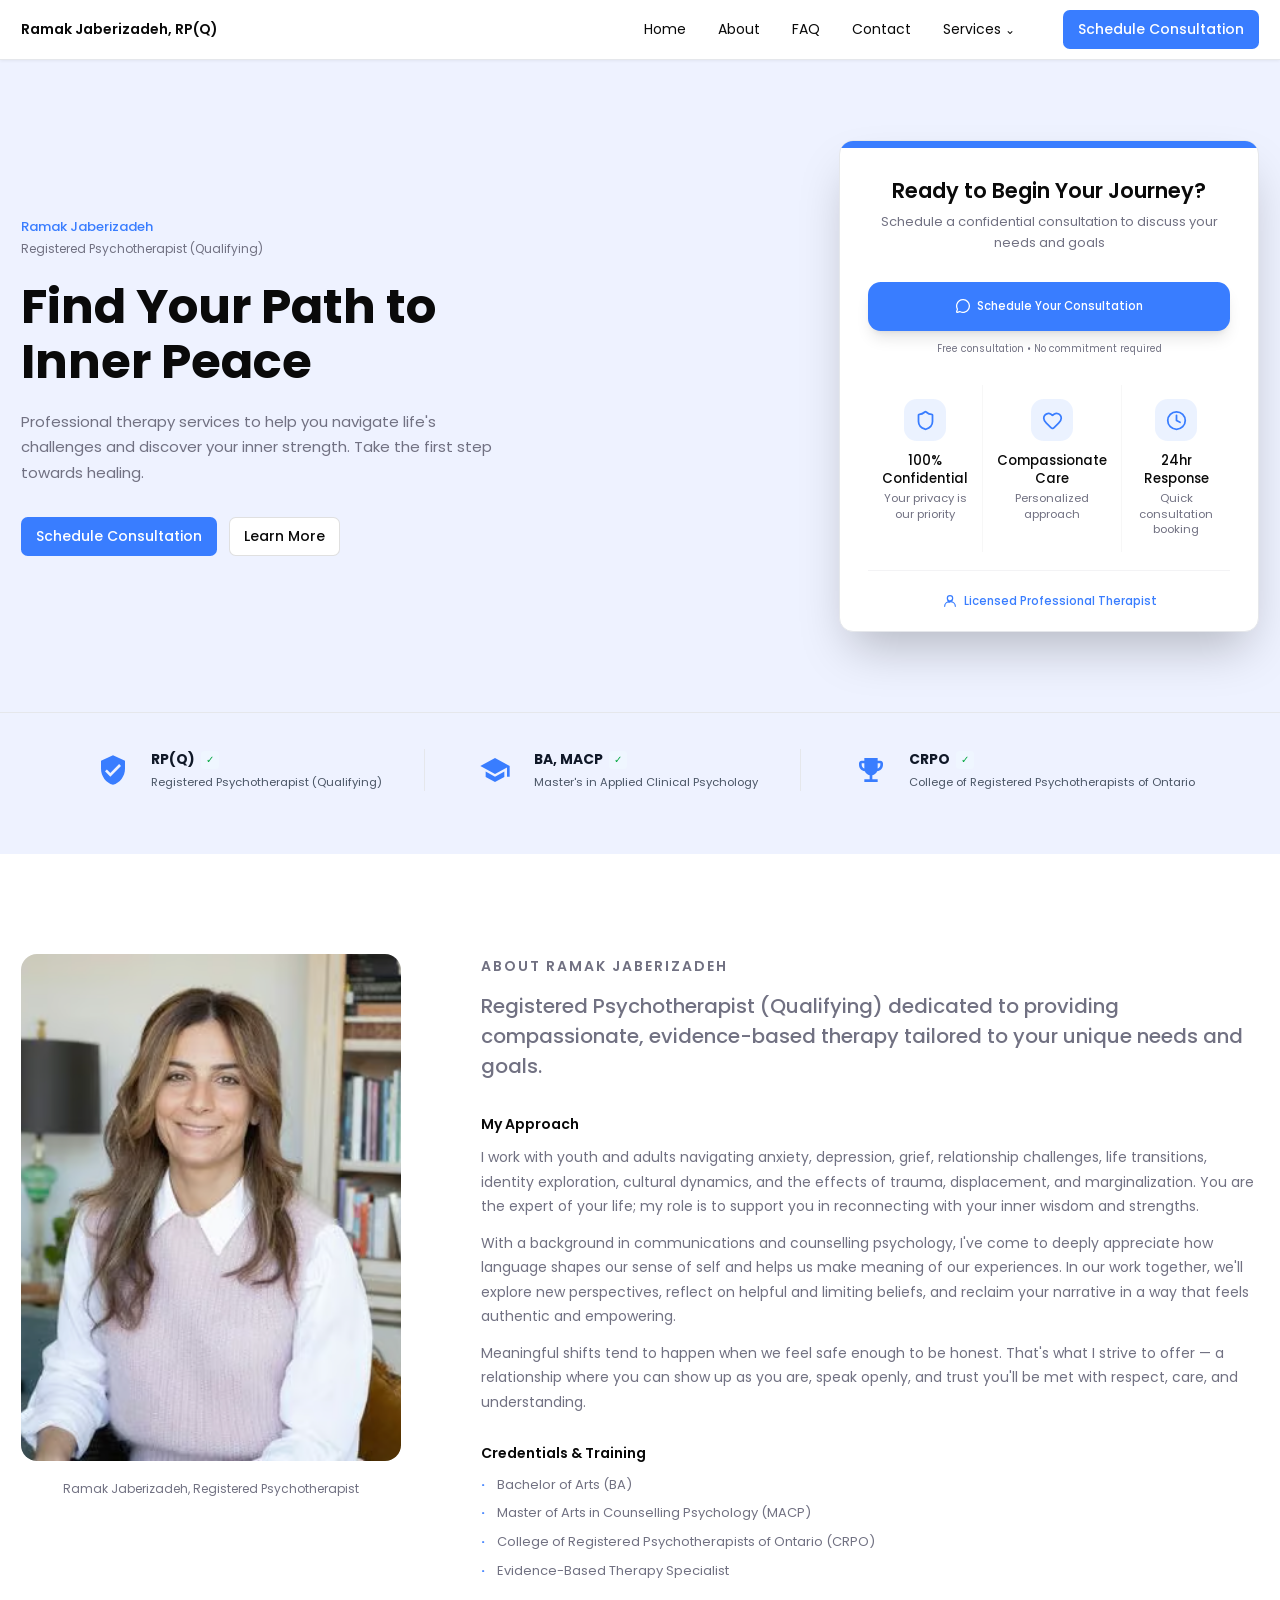
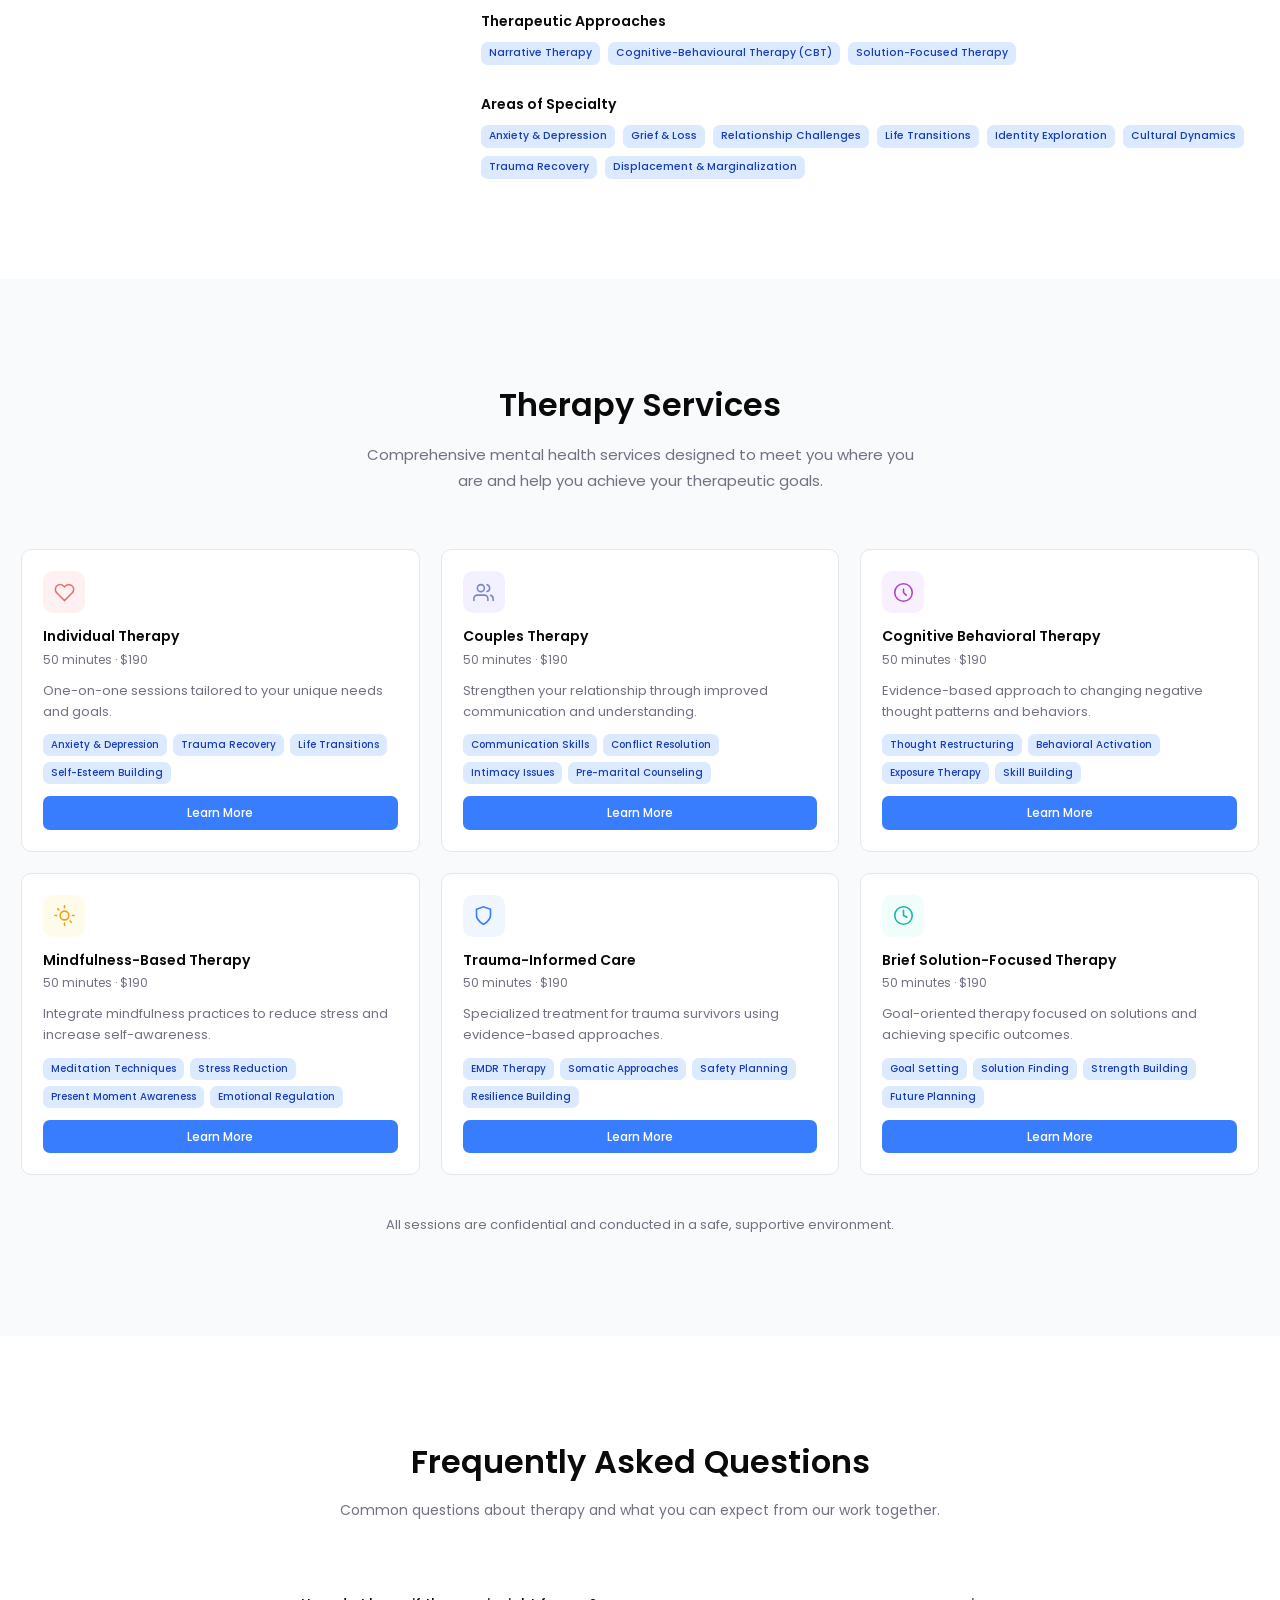
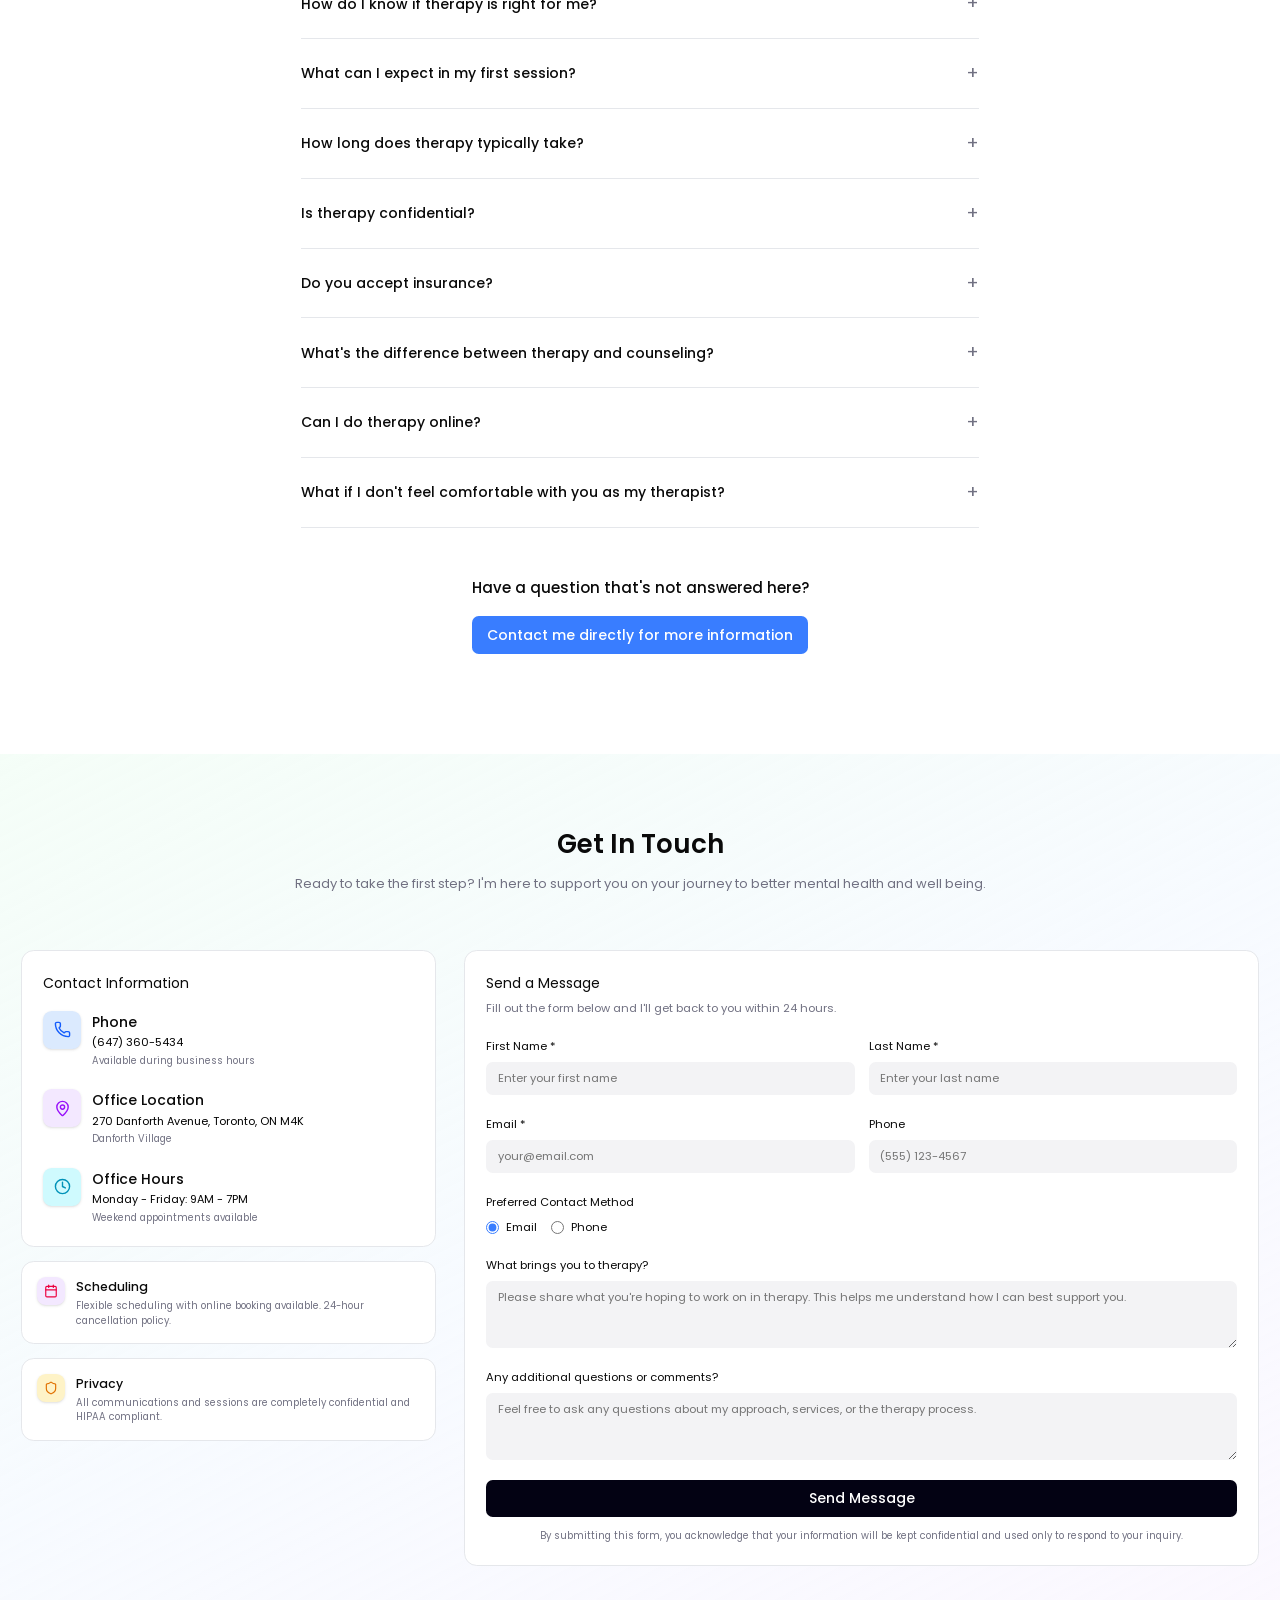
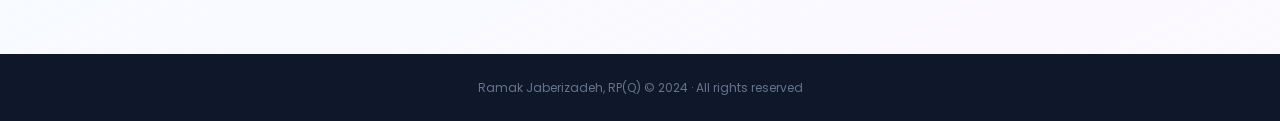
<file: index.html>
<!DOCTYPE html>
<html lang="en">
<head>
  <meta charset="UTF-8" />
  <meta name="viewport" content="width=device-width, initial-scale=1.0" />
  <title>Ramak Jaberizadeh, RP(Q) — Registered Psychotherapist</title>
  <link rel="preconnect" href="https://fonts.googleapis.com" />
  <link href="https://fonts.googleapis.com/css2?family=Poppins:wght@400;500;600;700&display=swap" rel="stylesheet" />
  <link rel="stylesheet" href="styles.css" />
  <link rel="stylesheet" href="home.css" />
</head>
<body>

  <!-- NAV -->
  <header class="nav" id="nav">
    <div class="nav__inner">
      <a href="index.html" class="nav__logo">Ramak Jaberizadeh, RP(Q)</a>
      <nav class="nav__links">
        <a href="#home">Home</a>
        <a href="#about">About</a>
        <a href="#faq">FAQ</a>
        <a href="#contact">Contact</a>
        <a href="#services" class="nav__services">Services <span class="nav__chevron">&#8964;</span></a>
      </nav>
      <a href="#contact" class="btn btn--primary">Schedule Consultation</a>
    </div>
  </header>

  <!-- HERO -->
  <section class="hero" id="home">
    <div class="hero__container">
      <div class="hero__text">
        <p class="hero__name">Ramak Jaberizadeh</p>
        <p class="hero__role">Registered Psychotherapist (Qualifying)</p>
        <h1 class="hero__title">Find Your Path to<br>Inner Peace</h1>
        <p class="hero__sub">Professional therapy services to help you navigate life's challenges and discover your inner strength. Take the first step towards healing.</p>
        <div class="hero__actions">
          <a href="#contact" class="btn btn--primary">Schedule Consultation</a>
          <a href="#about" class="btn btn--outline">Learn More</a>
        </div>
      </div>
      <div class="hero__card">
        <div class="hero__card-bar"></div>
        <div class="hero__card-inner">
          <div class="hero__card-header">
            <h3>Ready to Begin Your Journey?</h3>
            <p>Schedule a confidential consultation to discuss your needs and goals</p>
          </div>
          <div class="hero__card-cta">
            <a href="#contact" class="hero__card-btn">
              <img src="images/icon-chat.svg" alt="" width="14" height="14" />
              Schedule Your Consultation
            </a>
            <p class="hero__card-note">Free consultation • No commitment required</p>
          </div>
          <div class="hero__card-stats">
            <div class="hero__stat">
              <div class="hero__stat-icon">
                <img src="images/icon-shield.svg" alt="" width="21" height="21" />
              </div>
              <strong>100% Confidential</strong>
              <span>Your privacy is our priority</span>
            </div>
            <div class="hero__stat hero__stat--bordered">
              <div class="hero__stat-icon">
                <img src="images/icon-heart.svg" alt="" width="21" height="21" />
              </div>
              <strong>Compassionate Care</strong>
              <span>Personalized approach</span>
            </div>
            <div class="hero__stat">
              <div class="hero__stat-icon">
                <img src="images/icon-clock.svg" alt="" width="21" height="21" />
              </div>
              <strong>24hr Response</strong>
              <span>Quick consultation booking</span>
            </div>
          </div>
          <div class="hero__card-footer">
            <svg width="16" height="16" viewBox="0 0 24 24" fill="none" stroke="#397DFF" stroke-width="1.8" stroke-linecap="round" stroke-linejoin="round">
              <circle cx="12" cy="8" r="4"/><path d="M4 20c0-4 3.6-7 8-7s8 3 8 7"/><polyline points="9 11 10.5 14 15 11"/>
            </svg>
            <span>Licensed Professional Therapist</span>
          </div>
        </div>
      </div>
    </div>
  </section>

  <!-- CREDENTIALS STRIP -->
  <div class="creds">
    <div class="creds__inner">
      <div class="cred">
        <div class="cred__icon"><img src="images/cred-rpq.svg" alt="" width="32" height="32" /></div>
        <div class="cred__text">
          <div class="cred__label">RP(Q) <span class="cred__check">&#10003;</span></div>
          <p>Registered Psychotherapist (Qualifying)</p>
        </div>
      </div>
      <div class="creds__divider"></div>
      <div class="cred">
        <div class="cred__icon"><img src="images/cred-macp.svg" alt="" width="32" height="32" /></div>
        <div class="cred__text">
          <div class="cred__label">BA, MACP <span class="cred__check">&#10003;</span></div>
          <p>Master's in Applied Clinical Psychology</p>
        </div>
      </div>
      <div class="creds__divider"></div>
      <div class="cred">
        <div class="cred__icon"><img src="images/cred-crpo.svg" alt="" width="32" height="32" /></div>
        <div class="cred__text">
          <div class="cred__label">CRPO <span class="cred__check">&#10003;</span></div>
          <p>College of Registered Psychotherapists of Ontario</p>
        </div>
      </div>
    </div>
  </div>

  <!-- ABOUT -->
  <section class="about" id="about">
    <div class="about__container">
      <div class="about__photo">
        <img src="images/ramak-photo.png" alt="Ramak Jaberizadeh, Registered Psychotherapist" class="about__photo-img" />
        <p class="about__photo-caption">Ramak Jaberizadeh, Registered Psychotherapist</p>
      </div>
      <div class="about__text">
        <p class="section-eyebrow">About Ramak Jaberizadeh</p>
        <h2>Registered Psychotherapist (Qualifying) dedicated to providing compassionate, evidence-based therapy tailored to your unique needs and goals.</h2>

        <h4>My Approach</h4>
        <p>I work with youth and adults navigating anxiety, depression, grief, relationship challenges, life transitions, identity exploration, cultural dynamics, and the effects of trauma, displacement, and marginalization. You are the expert of your life; my role is to support you in reconnecting with your inner wisdom and strengths.</p>
        <p>With a background in communications and counselling psychology, I've come to deeply appreciate how language shapes our sense of self and helps us make meaning of our experiences. In our work together, we'll explore new perspectives, reflect on helpful and limiting beliefs, and reclaim your narrative in a way that feels authentic and empowering.</p>
        <p>Meaningful shifts tend to happen when we feel safe enough to be honest. That's what I strive to offer — a relationship where you can show up as you are, speak openly, and trust you'll be met with respect, care, and understanding.</p>

        <h4>Credentials &amp; Training</h4>
        <ul class="credentials">
          <li>Bachelor of Arts (BA)</li>
          <li>Master of Arts in Counselling Psychology (MACP)</li>
          <li>College of Registered Psychotherapists of Ontario (CRPO)</li>
          <li>Evidence-Based Therapy Specialist</li>
        </ul>

        <h4>Therapeutic Approaches</h4>
        <div class="approach-tags">
          <span class="tag">Narrative Therapy</span>
          <span class="tag">Cognitive-Behavioural Therapy (CBT)</span>
          <span class="tag">Solution-Focused Therapy</span>
        </div>

        <h4>Areas of Specialty</h4>
        <div class="approach-tags">
          <span class="tag">Anxiety &amp; Depression</span>
          <span class="tag">Grief &amp; Loss</span>
          <span class="tag">Relationship Challenges</span>
          <span class="tag">Life Transitions</span>
          <span class="tag">Identity Exploration</span>
          <span class="tag">Cultural Dynamics</span>
          <span class="tag">Trauma Recovery</span>
          <span class="tag">Displacement &amp; Marginalization</span>
        </div>
      </div>
    </div>
  </section>

  <!-- SERVICES -->
  <section class="services" id="services">
    <div class="services__container">
      <div class="services__header">
        <h2>Therapy Services</h2>
        <p>Comprehensive mental health services designed to meet you where you are and help you achieve your therapeutic goals.</p>
      </div>
      <div class="services__grid">

        <a href="service.html?id=individual-therapy" class="service-card">
          <div class="service-card__icon" style="background:#FFF1F1">
            <svg width="21" height="21" viewBox="0 0 24 24" fill="none" stroke="#E57373" stroke-width="1.8" stroke-linecap="round"><path d="M20.84 4.61a5.5 5.5 0 0 0-7.78 0L12 5.67l-1.06-1.06a5.5 5.5 0 0 0-7.78 7.78l1.06 1.06L12 21.23l7.78-7.78 1.06-1.06a5.5 5.5 0 0 0 0-7.78z"/></svg>
          </div>
          <div>
            <h4>Individual Therapy</h4>
            <p class="service-card__meta">50 minutes · $190</p>
          </div>
          <p class="service-card__desc">One-on-one sessions tailored to your unique needs and goals.</p>
          <div class="service-card__tags">
            <span class="tag">Anxiety &amp; Depression</span>
            <span class="tag">Trauma Recovery</span>
            <span class="tag">Life Transitions</span>
            <span class="tag">Self-Esteem Building</span>
          </div>
          <span class="service-card__btn">Learn More</span>
        </a>

        <a href="service.html?id=couples-therapy" class="service-card">
          <div class="service-card__icon" style="background:#F3F0FF">
            <svg width="21" height="21" viewBox="0 0 24 24" fill="none" stroke="#7986CB" stroke-width="1.8" stroke-linecap="round"><path d="M17 21v-2a4 4 0 0 0-4-4H5a4 4 0 0 0-4 4v2"/><circle cx="9" cy="7" r="4"/><path d="M23 21v-2a4 4 0 0 0-3-3.87"/><path d="M16 3.13a4 4 0 0 1 0 7.75"/></svg>
          </div>
          <div>
            <h4>Couples Therapy</h4>
            <p class="service-card__meta">50 minutes · $190</p>
          </div>
          <p class="service-card__desc">Strengthen your relationship through improved communication and understanding.</p>
          <div class="service-card__tags">
            <span class="tag">Communication Skills</span>
            <span class="tag">Conflict Resolution</span>
            <span class="tag">Intimacy Issues</span>
            <span class="tag">Pre-marital Counseling</span>
          </div>
          <span class="service-card__btn">Learn More</span>
        </a>

        <a href="service.html?id=cbt" class="service-card">
          <div class="service-card__icon" style="background:#F9F0FF">
            <svg width="21" height="21" viewBox="0 0 24 24" fill="none" stroke="#AB47BC" stroke-width="1.8" stroke-linecap="round"><circle cx="12" cy="12" r="10"/><path d="M12 8v4l3 3"/></svg>
          </div>
          <div>
            <h4>Cognitive Behavioral Therapy</h4>
            <p class="service-card__meta">50 minutes · $190</p>
          </div>
          <p class="service-card__desc">Evidence-based approach to changing negative thought patterns and behaviors.</p>
          <div class="service-card__tags">
            <span class="tag">Thought Restructuring</span>
            <span class="tag">Behavioral Activation</span>
            <span class="tag">Exposure Therapy</span>
            <span class="tag">Skill Building</span>
          </div>
          <span class="service-card__btn">Learn More</span>
        </a>

        <a href="service.html?id=mindfulness" class="service-card">
          <div class="service-card__icon" style="background:#FFFBEB">
            <svg width="21" height="21" viewBox="0 0 24 24" fill="none" stroke="#F59E0B" stroke-width="1.8" stroke-linecap="round"><circle cx="12" cy="12" r="5"/><line x1="12" y1="1" x2="12" y2="3"/><line x1="12" y1="21" x2="12" y2="23"/><line x1="4.22" y1="4.22" x2="5.64" y2="5.64"/><line x1="18.36" y1="18.36" x2="19.78" y2="19.78"/><line x1="1" y1="12" x2="3" y2="12"/><line x1="21" y1="12" x2="23" y2="12"/></svg>
          </div>
          <div>
            <h4>Mindfulness-Based Therapy</h4>
            <p class="service-card__meta">50 minutes · $190</p>
          </div>
          <p class="service-card__desc">Integrate mindfulness practices to reduce stress and increase self-awareness.</p>
          <div class="service-card__tags">
            <span class="tag">Meditation Techniques</span>
            <span class="tag">Stress Reduction</span>
            <span class="tag">Present Moment Awareness</span>
            <span class="tag">Emotional Regulation</span>
          </div>
          <span class="service-card__btn">Learn More</span>
        </a>

        <a href="service.html?id=trauma" class="service-card">
          <div class="service-card__icon" style="background:#EFF6FF">
            <svg width="21" height="21" viewBox="0 0 24 24" fill="none" stroke="#397DFF" stroke-width="1.8" stroke-linecap="round"><path d="M12 22s8-4 8-10V5l-8-3-8 3v7c0 6 8 10 8 10z"/></svg>
          </div>
          <div>
            <h4>Trauma-Informed Care</h4>
            <p class="service-card__meta">50 minutes · $190</p>
          </div>
          <p class="service-card__desc">Specialized treatment for trauma survivors using evidence-based approaches.</p>
          <div class="service-card__tags">
            <span class="tag">EMDR Therapy</span>
            <span class="tag">Somatic Approaches</span>
            <span class="tag">Safety Planning</span>
            <span class="tag">Resilience Building</span>
          </div>
          <span class="service-card__btn">Learn More</span>
        </a>

        <a href="service.html?id=brief-solution" class="service-card">
          <div class="service-card__icon" style="background:#F0FDFA">
            <svg width="21" height="21" viewBox="0 0 24 24" fill="none" stroke="#14B8A6" stroke-width="1.8" stroke-linecap="round"><circle cx="12" cy="12" r="10"/><polyline points="12 6 12 12 16 14"/></svg>
          </div>
          <div>
            <h4>Brief Solution-Focused Therapy</h4>
            <p class="service-card__meta">50 minutes · $190</p>
          </div>
          <p class="service-card__desc">Goal-oriented therapy focused on solutions and achieving specific outcomes.</p>
          <div class="service-card__tags">
            <span class="tag">Goal Setting</span>
            <span class="tag">Solution Finding</span>
            <span class="tag">Strength Building</span>
            <span class="tag">Future Planning</span>
          </div>
          <span class="service-card__btn">Learn More</span>
        </a>

      </div>
      <p class="services__note">All sessions are confidential and conducted in a safe, supportive environment.</p>
    </div>
  </section>

  <!-- FAQ -->
  <section class="faq" id="faq">
    <div class="faq__container">
      <div class="faq__header">
        <h2>Frequently Asked Questions</h2>
        <p>Common questions about therapy and what you can expect from our work together.</p>
      </div>
      <div class="faq__list">

        <details class="faq__item">
          <summary>How do I know if therapy is right for me?</summary>
          <p>Therapy can benefit anyone who wants support navigating life's challenges — whether you're dealing with a specific issue or simply want to understand yourself better. If you're feeling stuck, overwhelmed, or just curious about your patterns, therapy can help.</p>
        </details>

        <details class="faq__item">
          <summary>What can I expect in my first session?</summary>
          <p>Your first session is a chance for us to get to know each other. We'll talk about what brings you to therapy, your goals, and your history. It's also an opportunity for you to ask questions and see if we're a good fit.</p>
        </details>

        <details class="faq__item">
          <summary>How long does therapy typically take?</summary>
          <p>The length of therapy varies depending on your goals and needs. Some people benefit from a few sessions, while others prefer ongoing support over months or years. We'll regularly review your progress and adjust our approach accordingly.</p>
        </details>

        <details class="faq__item">
          <summary>Is therapy confidential?</summary>
          <p>Yes. Everything you share in therapy is strictly confidential. There are limited exceptions required by law — such as if there is risk of harm to yourself or others — which I'll explain fully at the start of our work together.</p>
        </details>

        <details class="faq__item">
          <summary>Do you accept insurance?</summary>
          <p>Many extended health benefit plans cover services provided by a Registered Psychotherapist. I recommend checking with your insurer to confirm your coverage. I can provide receipts for reimbursement.</p>
        </details>

        <details class="faq__item">
          <summary>What's the difference between therapy and counseling?</summary>
          <p>While the terms are often used interchangeably, psychotherapy typically involves deeper, longer-term work exploring patterns, emotions, and the root causes of distress. Counselling often focuses on specific issues and shorter-term solutions.</p>
        </details>

        <details class="faq__item">
          <summary>Can I do therapy online?</summary>
          <p>Yes. I offer both in-person and secure online sessions. Online therapy is just as effective as in-person for most concerns and offers the flexibility of attending from wherever you feel comfortable.</p>
        </details>

        <details class="faq__item">
          <summary>What if I don't feel comfortable with you as my therapist?</summary>
          <p>The therapeutic relationship is the most important factor in effective therapy. If at any point you don't feel our approach is working for you, I encourage you to say so. I'll do my best to adjust or help you find someone who's a better fit.</p>
        </details>

      </div>
      <div class="faq__cta">
        <p>Have a question that's not answered here?</p>
        <a href="#contact" class="btn btn--primary">Contact me directly for more information</a>
      </div>
    </div>
  </section>

  <!-- CONTACT -->
  <section class="contact" id="contact">
    <div class="contact__container">
      <div class="contact__heading">
        <h2>Get In Touch</h2>
        <p>Ready to take the first step? I'm here to support you on your journey to better mental health and well being.</p>
      </div>
      <div class="contact__cols">

        <!-- Left: Contact Info -->
        <div class="contact__left">
          <div class="contact__info-card">
            <h4>Contact Information</h4>
            <div class="contact__items">
              <div class="contact__item">
                <div class="contact__icon-wrap" style="background:#DBEAFE;">
                  <img src="images/contact-phone.svg" width="17" height="17" alt="" />
                </div>
                <div>
                  <strong>Phone</strong>
                  <span>(647) 360-5434</span>
                  <small>Available during business hours</small>
                </div>
              </div>
              <div class="contact__item">
                <div class="contact__icon-wrap" style="background:#F3E8FF;">
                  <img src="images/contact-location.svg" width="17" height="17" alt="" />
                </div>
                <div>
                  <strong>Office Location</strong>
                  <span>270 Danforth Avenue, Toronto, ON M4K</span>
                  <small>Danforth Village</small>
                </div>
              </div>
              <div class="contact__item">
                <div class="contact__icon-wrap" style="background:#CFFAFE;">
                  <img src="images/contact-hours.svg" width="17" height="17" alt="" />
                </div>
                <div>
                  <strong>Office Hours</strong>
                  <span>Monday - Friday: 9AM - 7PM</span>
                  <small>Weekend appointments available</small>
                </div>
              </div>
            </div>
          </div>
          <div class="contact__extra-card">
            <div class="contact__icon-wrap contact__icon-wrap--sm" style="background:#F3E8FF;">
              <img src="images/contact-scheduling.svg" width="14" height="14" alt="" />
            </div>
            <div>
              <strong>Scheduling</strong>
              <small>Flexible scheduling with online booking available. 24-hour cancellation policy.</small>
            </div>
          </div>
          <div class="contact__extra-card">
            <div class="contact__icon-wrap contact__icon-wrap--sm" style="background:#FEF3C7;">
              <img src="images/contact-privacy.svg" width="14" height="14" alt="" />
            </div>
            <div>
              <strong>Privacy</strong>
              <small>All communications and sessions are completely confidential and HIPAA compliant.</small>
            </div>
          </div>
        </div>

        <!-- Right: Form -->
        <div class="contact__form-wrap">
          <div class="contact__form-header">
            <h4>Send a Message</h4>
            <p>Fill out the form below and I'll get back to you within 24 hours.</p>
          </div>
          <form class="contact__form" name="contact" method="POST" data-netlify="true" action="/thankyou">
            <input type="hidden" name="form-name" value="contact" />
            <div class="form-row">
              <div class="form-group">
                <label for="firstName">First Name *</label>
                <input type="text" id="firstName" name="firstName" placeholder="Enter your first name" required />
              </div>
              <div class="form-group">
                <label for="lastName">Last Name *</label>
                <input type="text" id="lastName" name="lastName" placeholder="Enter your last name" required />
              </div>
            </div>
            <div class="form-row">
              <div class="form-group">
                <label for="email">Email *</label>
                <input type="email" id="email" name="email" placeholder="your@email.com" required />
              </div>
              <div class="form-group">
                <label for="phone">Phone</label>
                <input type="tel" id="phone" name="phone" placeholder="(555) 123-4567" />
              </div>
            </div>
            <div class="form-group">
              <label>Preferred Contact Method</label>
              <div class="contact__radios">
                <label class="radio-label"><input type="radio" name="contactMethod" value="Email" checked /> Email</label>
                <label class="radio-label"><input type="radio" name="contactMethod" value="Phone" /> Phone</label>
              </div>
            </div>
            <div class="form-group">
              <label for="reason">What brings you to therapy?</label>
              <textarea id="reason" name="reason" rows="3" placeholder="Please share what you're hoping to work on in therapy. This helps me understand how I can best support you."></textarea>
            </div>
            <div class="form-group">
              <label for="questions">Any additional questions or comments?</label>
              <textarea id="questions" name="questions" rows="3" placeholder="Feel free to ask any questions about my approach, services, or the therapy process."></textarea>
            </div>
            <button type="submit" class="btn btn--dark btn--full">Send Message</button>
            <p class="form-note">By submitting this form, you acknowledge that your information will be kept confidential and used only to respond to your inquiry.</p>
          </form>
        </div>

      </div>
    </div>
  </section>

  <!-- FOOTER -->
  <footer class="footer">
    <p>Ramak Jaberizadeh, RP(Q) &copy; 2024 · All rights reserved</p>
  </footer>

</body>
</html>
</file>
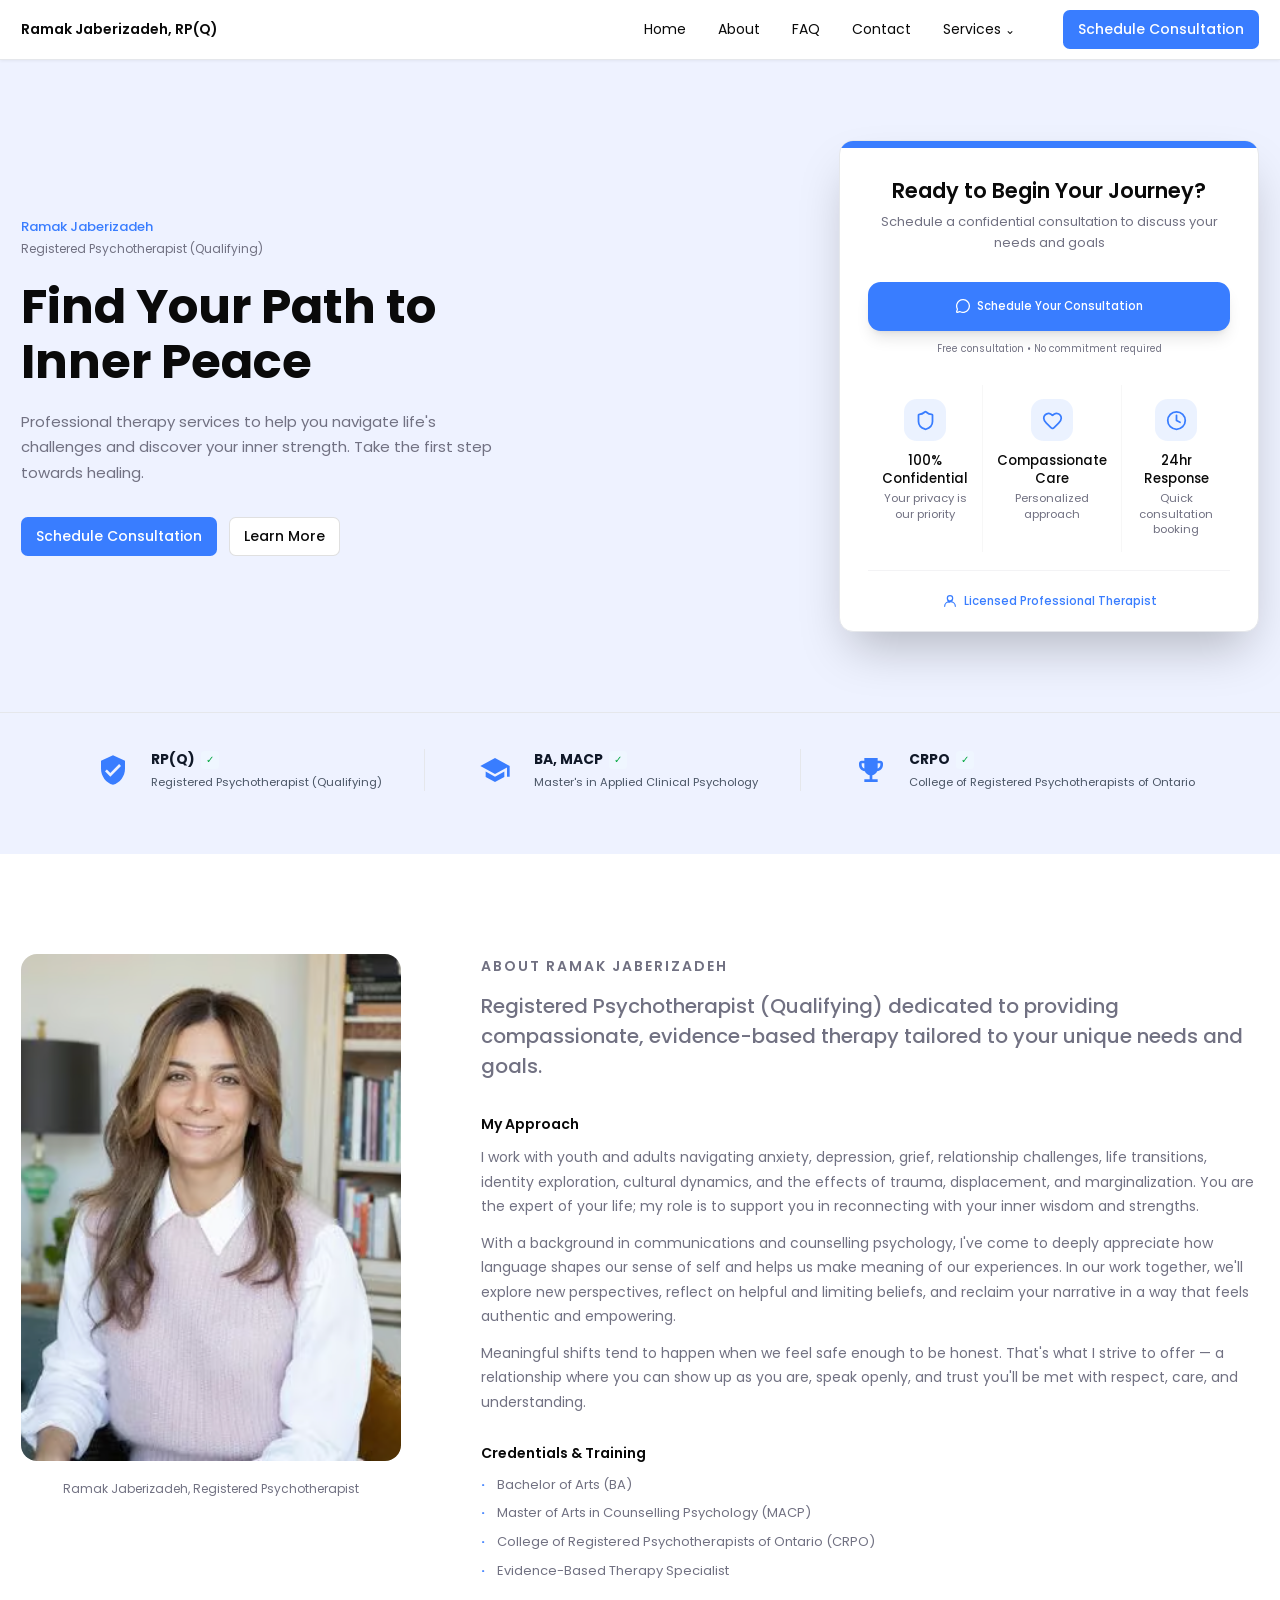
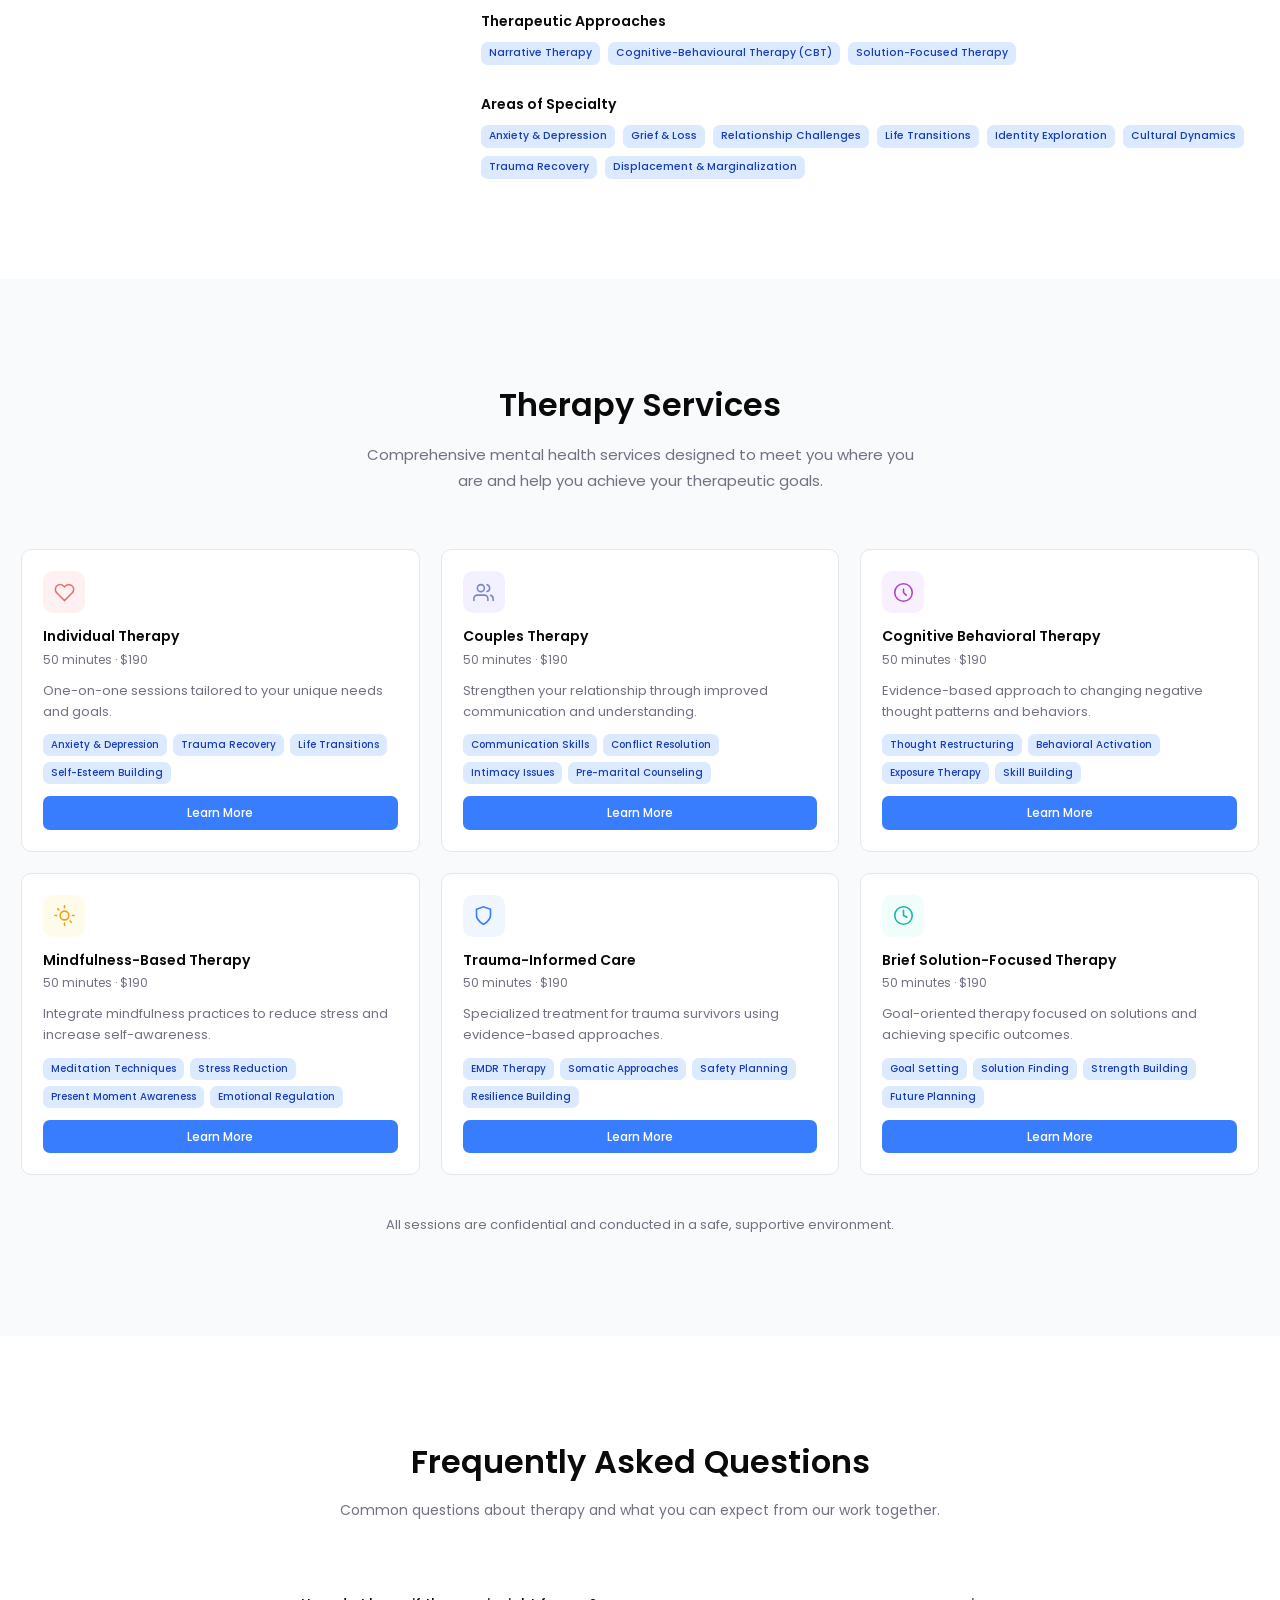
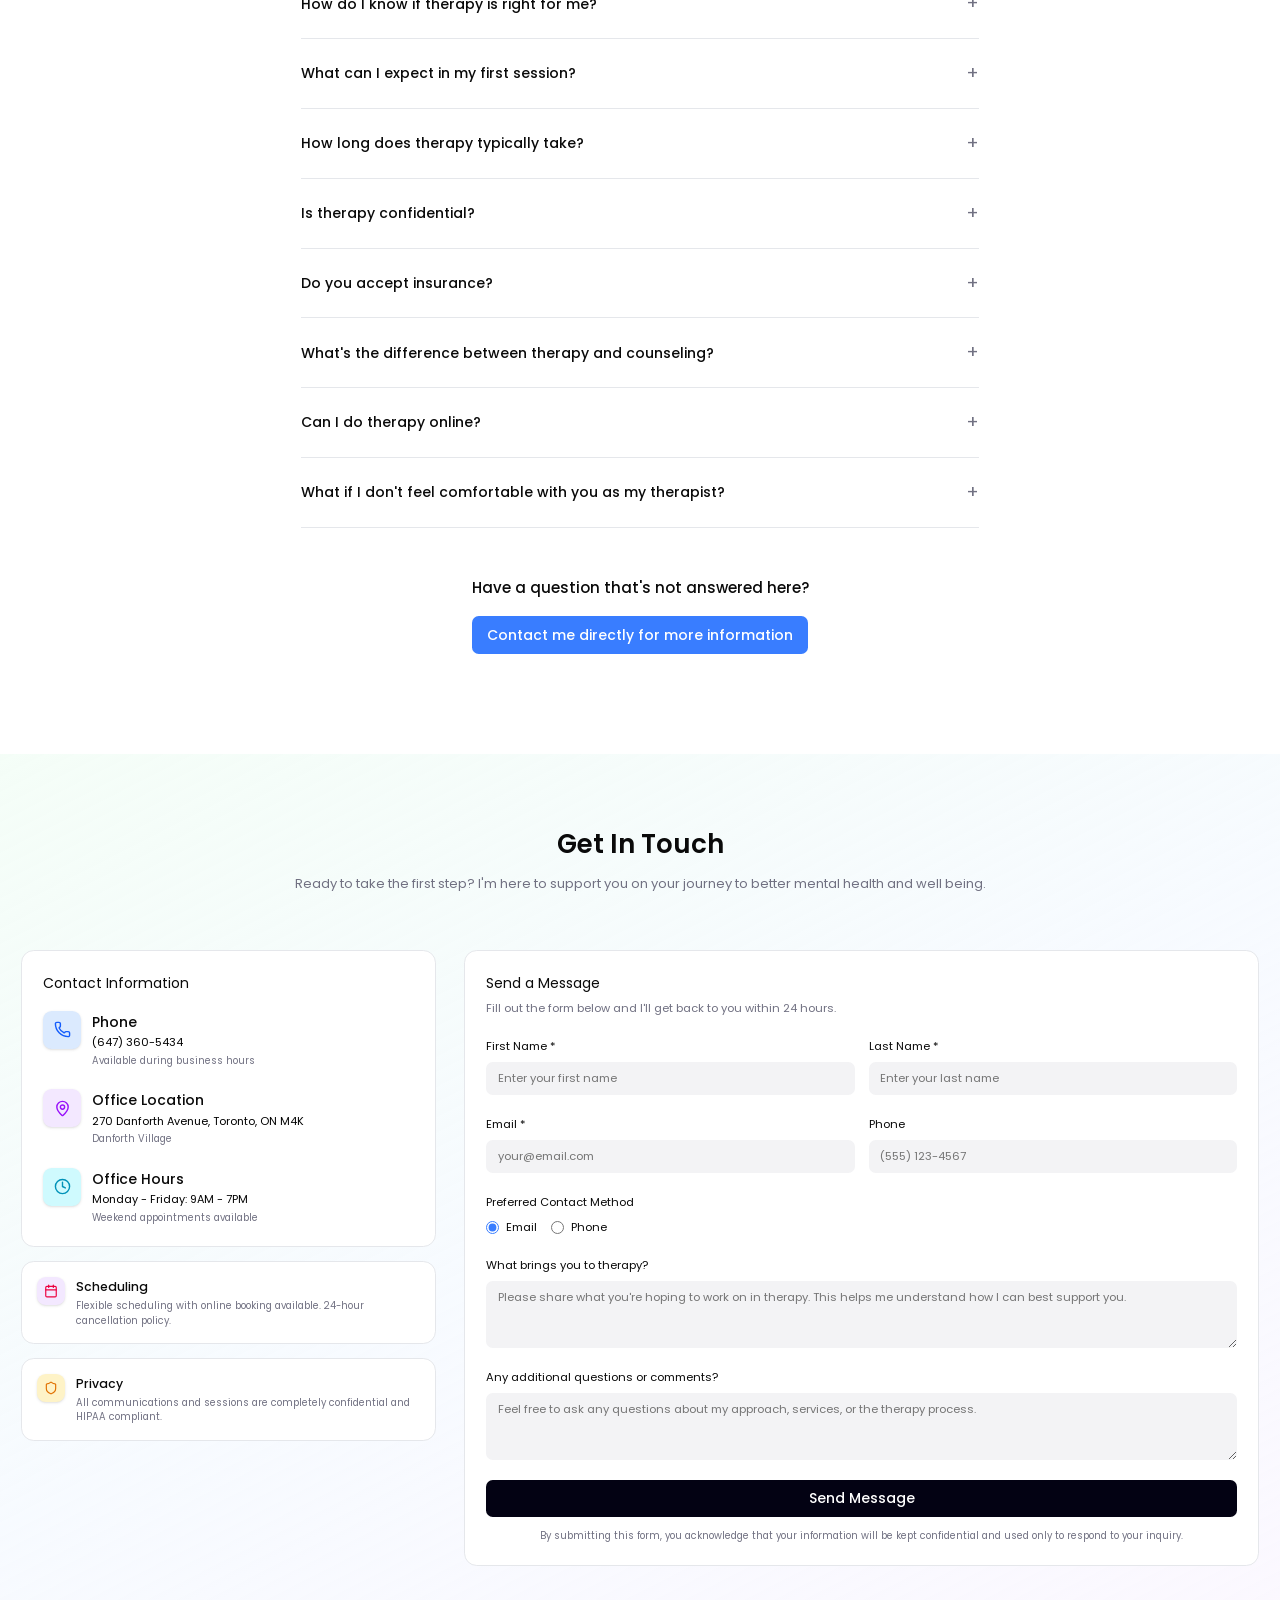
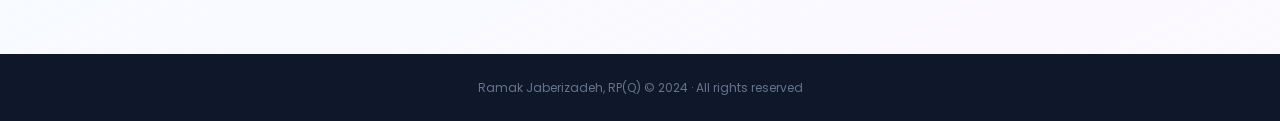
<file: service.html>
<!DOCTYPE html>
<html lang="en">
<head>
  <meta charset="UTF-8" />
  <meta name="viewport" content="width=device-width, initial-scale=1.0" />
  <title id="pageTitle">Service — Ramak Jaberizadeh, RP(Q)</title>
  <link rel="preconnect" href="https://fonts.googleapis.com" />
  <link href="https://fonts.googleapis.com/css2?family=Poppins:wght@400;500;600&display=swap" rel="stylesheet" />
  <link rel="stylesheet" href="styles.css" />
</head>
<body>

  <!-- NAV -->
  <header class="nav">
    <div class="nav__inner">
      <a href="index.html" class="nav__logo">Ramak Jaberizadeh, RP(Q)</a>
      <nav class="nav__links">
        <a href="index.html">Home</a>
        <a href="index.html#about">About</a>
        <a href="index.html#faq">FAQ</a>
        <a href="index.html#contact">Contact</a>
        <a href="index.html#services" class="nav__services">Services <span class="nav__chevron">&#8964;</span></a>
      </nav>
      <a href="index.html#contact" class="btn btn--primary">Schedule Consultation</a>
    </div>
  </header>

  <!-- PAGE -->
  <main class="page">
    <div class="container">

      <a href="index.html#services" class="back-link">&#8592; Back</a>

      <div class="layout">

        <!-- LEFT: Main content -->
        <div class="main">

          <div class="service-header">
            <div class="service-header__top">
              <div class="service-icon" id="serviceIcon"></div>
              <div class="service-header__text">
                <h1 id="serviceTitle"></h1>
                <p id="serviceSubtitle"></p>
              </div>
            </div>
            <div class="service-meta">
              <span class="service-meta__item">
                <svg width="17" height="17" viewBox="0 0 24 24" fill="none" stroke="#717182" stroke-width="1.8" stroke-linecap="round"><circle cx="12" cy="12" r="10"/><polyline points="12 6 12 12 16 14"/></svg>
                <span id="metaDuration"></span>
              </span>
              <span class="service-meta__item">
                <svg width="17" height="17" viewBox="0 0 24 24" fill="none" stroke="#717182" stroke-width="1.8" stroke-linecap="round"><line x1="12" y1="1" x2="12" y2="23"/><path d="M17 5H9.5a3.5 3.5 0 0 0 0 7h5a3.5 3.5 0 0 1 0 7H6"/></svg>
                <span id="metaPrice"></span>
              </span>
              <span class="service-meta__item">
                <svg width="17" height="17" viewBox="0 0 24 24" fill="none" stroke="#717182" stroke-width="1.8" stroke-linecap="round"><path d="M17 21v-2a4 4 0 0 0-4-4H5a4 4 0 0 0-4 4v2"/><circle cx="9" cy="7" r="4"/><path d="M23 21v-2a4 4 0 0 0-3-3.87"/><path d="M16 3.13a4 4 0 0 1 0 7.75"/></svg>
                <span id="metaFormat"></span>
              </span>
            </div>
          </div>

          <section class="section">
            <h2>About This Service</h2>
            <p id="serviceAbout"></p>
          </section>

          <section class="section">
            <h3>Key Areas Addressed</h3>
            <div class="tags" id="serviceTags"></div>
          </section>

          <section class="section">
            <h3>Benefits You Can Expect</h3>
            <ul class="benefits" id="serviceBenefits"></ul>
          </section>

          <section class="section">
            <h3>Who This Service Helps</h3>
            <ul class="bullet-list" id="serviceWhoHelps"></ul>
          </section>

          <section class="section">
            <h3>The Process</h3>
            <ol class="process" id="serviceProcess"></ol>
          </section>

          <div class="callout">
            <h3>What to Expect</h3>
            <p id="serviceWhatToExpect"></p>
          </div>

        </div>

        <!-- RIGHT: Sidebar -->
        <aside class="sidebar">

          <div class="card card--blue">
            <div class="card__header">
              <svg width="17" height="17" viewBox="0 0 24 24" fill="none" stroke="#397DFF" stroke-width="1.8" stroke-linecap="round"><rect x="3" y="4" width="18" height="18" rx="2"/><line x1="16" y1="2" x2="16" y2="6"/><line x1="8" y1="2" x2="8" y2="6"/><line x1="3" y1="10" x2="21" y2="10"/></svg>
              Book This Service
            </div>
            <div class="card__body">
              <dl class="details">
                <div class="details__row"><dt>Duration:</dt><dd id="sidebarDuration"></dd></div>
                <div class="details__row"><dt>Price:</dt><dd id="sidebarPrice"></dd></div>
                <div class="details__row"><dt>Format:</dt><dd id="sidebarFormat"></dd></div>
              </dl>
              <div class="card__actions">
                <a href="index.html#contact" class="btn btn--primary btn--full">
                  <svg width="14" height="14" viewBox="0 0 24 24" fill="none" stroke="currentColor" stroke-width="2" stroke-linecap="round"><rect x="3" y="4" width="18" height="18" rx="2"/><line x1="16" y1="2" x2="16" y2="6"/><line x1="8" y1="2" x2="8" y2="6"/><line x1="3" y1="10" x2="21" y2="10"/></svg>
                  Schedule Session
                </a>
                <a href="index.html#contact" class="btn btn--outline btn--full">
                  <svg width="14" height="14" viewBox="0 0 24 24" fill="none" stroke="currentColor" stroke-width="2" stroke-linecap="round"><circle cx="12" cy="12" r="10"/><line x1="12" y1="8" x2="12" y2="12"/><line x1="12" y1="16" x2="12.01" y2="16"/></svg>
                  Ask Questions
                </a>
              </div>
              <p class="card__note">Free consultation available to ensure we're a good fit</p>
            </div>
          </div>

          <div class="card">
            <div class="card__header card__header--plain">Other Services</div>
            <ul class="other-services" id="otherServices"></ul>
          </div>

        </aside>
      </div>
    </div>
  </main>

  <script src="services-data.js"></script>
  <script src="service.js"></script>
</body>
</html>
</file>
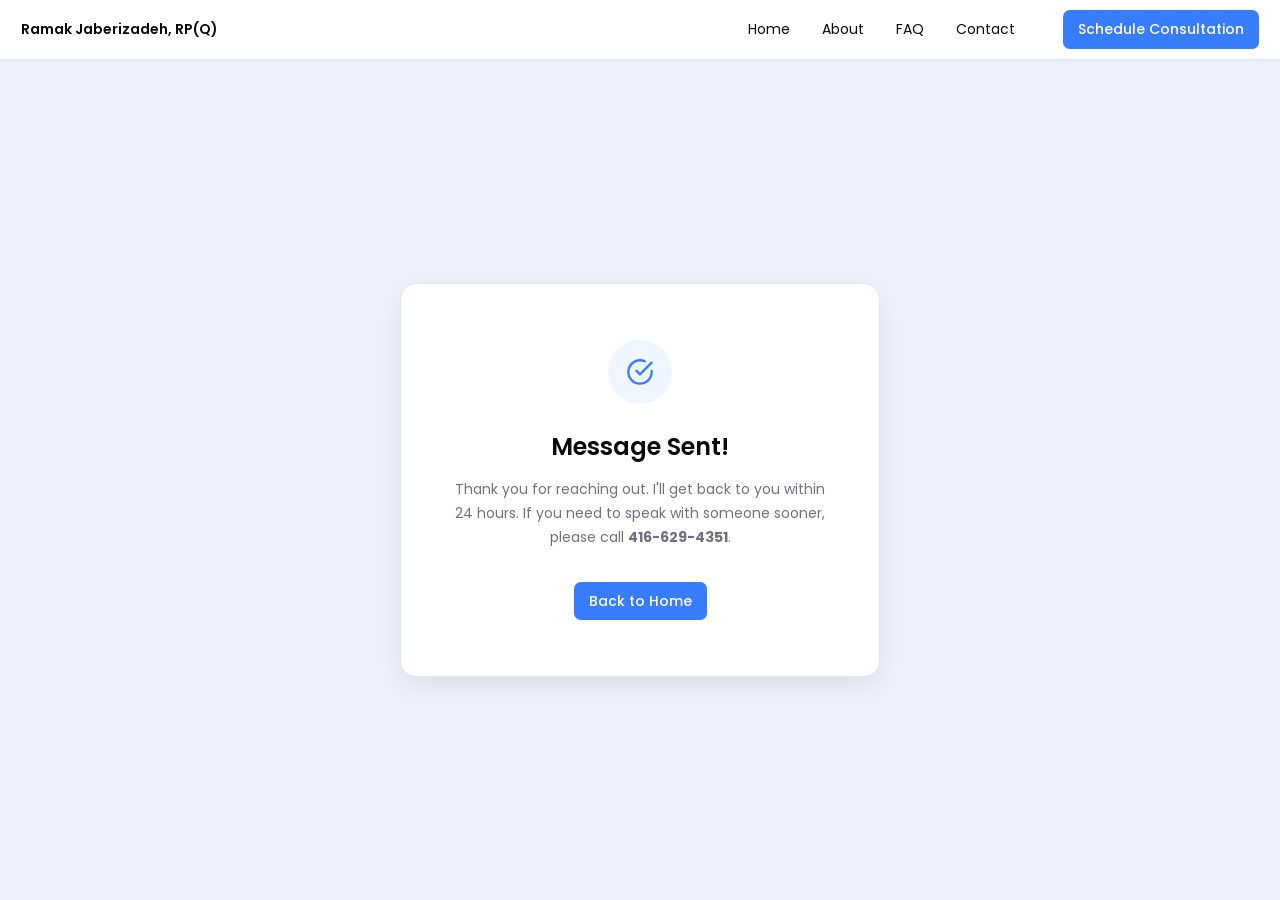
<file: thankyou.html>
<!DOCTYPE html>
<html lang="en">
<head>
  <meta charset="UTF-8" />
  <meta name="viewport" content="width=device-width, initial-scale=1.0" />
  <title>Message Sent — Ramak Jaberizadeh, RP(Q)</title>
  <link rel="preconnect" href="https://fonts.googleapis.com" />
  <link href="https://fonts.googleapis.com/css2?family=Poppins:wght@400;500;600&display=swap" rel="stylesheet" />
  <link rel="stylesheet" href="styles.css" />
  <style>
    body { display: flex; flex-direction: column; min-height: 100vh; }
    .thankyou {
      flex: 1;
      display: flex;
      align-items: center;
      justify-content: center;
      text-align: center;
      padding: 80px 21px;
      background: #EEF2FF;
    }
    .thankyou__box {
      background: #fff;
      border: 1px solid var(--grey-91);
      border-radius: 16px;
      padding: 56px 48px;
      max-width: 480px;
      box-shadow: 0 10px 30px rgba(0,0,0,0.08);
    }
    .thankyou__icon {
      width: 64px;
      height: 64px;
      background: #EFF6FF;
      border-radius: 50%;
      display: flex;
      align-items: center;
      justify-content: center;
      margin: 0 auto 24px;
    }
    .thankyou__box h1 { font-size: 24px; font-weight: 600; margin-bottom: 12px; }
    .thankyou__box p { font-size: 14px; color: var(--muted); line-height: 1.7; margin-bottom: 32px; }
  </style>
</head>
<body>
  <header class="nav">
    <div class="nav__inner">
      <a href="index.html" class="nav__logo">Ramak Jaberizadeh, RP(Q)</a>
      <nav class="nav__links">
        <a href="index.html">Home</a>
        <a href="index.html#about">About</a>
        <a href="index.html#faq">FAQ</a>
        <a href="index.html#contact">Contact</a>
      </nav>
      <a href="index.html#contact" class="btn btn--primary">Schedule Consultation</a>
    </div>
  </header>

  <div class="thankyou">
    <div class="thankyou__box">
      <div class="thankyou__icon">
        <svg width="28" height="28" viewBox="0 0 24 24" fill="none" stroke="#397DFF" stroke-width="2" stroke-linecap="round" stroke-linejoin="round">
          <path d="M22 11.08V12a10 10 0 1 1-5.93-9.14"/><polyline points="22 4 12 14.01 9 11.01"/>
        </svg>
      </div>
      <h1>Message Sent!</h1>
      <p>Thank you for reaching out. I'll get back to you within 24 hours. If you need to speak with someone sooner, please call <strong>416-629-4351</strong>.</p>
      <a href="index.html" class="btn btn--primary">Back to Home</a>
    </div>
  </div>
</body>
</html>
</file>
<file: styles.css>
*, *::before, *::after { box-sizing: border-box; margin: 0; padding: 0; }

:root {
  --blue:       #397DFF;
  --blue-light: #EFF6FF;
  --blue-border:#BEDBFF;
  --blue-text:  #193CB8;
  --tag-bg:     #DBEAFE;
  --grey-98:    #F9FAFB;
  --grey-91:    #E5E7EB;
  --text:       #0A0A0A;
  --muted:      #717182;
  --radius:     6.75px;
}

body {
  font-family: 'Poppins', sans-serif;
  font-size: 14px;
  color: var(--text);
  background: #fff;
  line-height: 1.6;
}

/* ── Nav ── */
.nav {
  position: sticky;
  top: 0;
  z-index: 100;
  background: rgba(255,255,255,0.95);
  backdrop-filter: blur(8px);
  border-bottom: 1px solid var(--grey-91);
  box-shadow: 0 1px 3px rgba(0,0,0,0.06);
}
.nav__inner {
  max-width: 1302px;
  margin: 0 auto;
  padding: 0 21px;
  height: 59px;
  display: flex;
  align-items: center;
  gap: 32px;
}
.nav__logo {
  font-size: 14px;
  font-weight: 600;
  color: var(--text);
  text-decoration: none;
  white-space: nowrap;
}
.nav__links {
  display: flex;
  align-items: center;
  gap: 0;
  margin-left: auto;
}
.nav__links a {
  font-size: 14px;
  color: var(--text);
  text-decoration: none;
  padding: 4px 16px;
  white-space: nowrap;
}
.nav__links a:hover { color: var(--blue); }
.nav__services { display: flex; align-items: center; gap: 4px; }
.nav__chevron { font-size: 12px; }

/* ── Buttons ── */
.btn {
  display: inline-flex;
  align-items: center;
  gap: 6px;
  padding: 7px 14px;
  border-radius: var(--radius);
  font-family: inherit;
  font-size: 14px;
  font-weight: 500;
  text-decoration: none;
  cursor: pointer;
  border: 1px solid transparent;
  white-space: nowrap;
}
.btn--primary { background: var(--blue); color: #fff; }
.btn--primary:hover { background: #2b6ee0; }
.btn--outline { background: #fff; color: var(--text); border-color: rgba(0,0,0,0.12); }
.btn--outline:hover { background: var(--grey-98); }
.btn--full { width: 100%; justify-content: center; }

/* ── Page ── */
.page { padding: 32px 0 80px; }
.container {
  max-width: 1344px;
  margin: 0 auto;
  padding: 0 21px;
}

/* Back link */
.back-link {
  display: inline-flex;
  align-items: center;
  gap: 6px;
  color: var(--muted);
  font-size: 13px;
  text-decoration: none;
  margin-bottom: 28px;
}
.back-link:hover { color: var(--text); }

/* ── Layout ── */
.layout {
  display: grid;
  grid-template-columns: 1fr 406px;
  gap: 42px;
  align-items: start;
}

/* ── Service header ── */
.service-header { margin-bottom: 32px; }
.service-header__top {
  display: flex;
  align-items: flex-start;
  gap: 14px;
  margin-bottom: 16px;
}
.service-icon {
  width: 56px;
  height: 56px;
  min-width: 56px;
  border-radius: 12px;
  display: flex;
  align-items: center;
  justify-content: center;
  flex-shrink: 0;
}
.service-header__text h1 {
  font-size: 26px;
  font-weight: 600;
  line-height: 1.2;
  margin-bottom: 4px;
}
.service-header__text p { color: var(--muted); font-size: 14px; }

.service-meta {
  display: flex;
  align-items: center;
  gap: 24px;
  background: var(--grey-98);
  border-radius: var(--radius);
  padding: 14px 21px;
}
.service-meta__item {
  display: flex;
  align-items: center;
  gap: 8px;
  font-size: 14px;
  color: var(--muted);
}

/* ── Sections ── */
.section { margin-bottom: 32px; }
.section h2 {
  font-size: 20px;
  font-weight: 600;
  margin-bottom: 12px;
}
.section h3 {
  font-size: 14px;
  font-weight: 600;
  margin-bottom: 14px;
}
.section p { color: var(--muted); font-size: 14px; line-height: 1.7; }

/* Tags */
.tags { display: flex; flex-wrap: wrap; gap: 8px; }
.tag {
  background: var(--tag-bg);
  color: var(--blue-text);
  font-size: 10.5px;
  font-weight: 500;
  padding: 3px 8px;
  border-radius: var(--radius);
}

/* Benefits checklist */
.benefits {
  list-style: none;
  display: grid;
  grid-template-columns: 1fr 1fr;
  gap: 10px 24px;
}
.benefits li {
  display: flex;
  align-items: flex-start;
  gap: 8px;
  font-size: 14px;
}
.benefits li::before {
  content: '';
  width: 17px;
  height: 17px;
  min-width: 17px;
  background: url("data:image/svg+xml,%3Csvg xmlns='http://www.w3.org/2000/svg' viewBox='0 0 24 24' fill='none' stroke='%23397DFF' stroke-width='2.2' stroke-linecap='round' stroke-linejoin='round'%3E%3Cpath d='M22 11.08V12a10 10 0 1 1-5.93-9.14'/%3E%3Cpolyline points='22 4 12 14.01 9 11.01'/%3E%3C/svg%3E") center/contain no-repeat;
  margin-top: 2px;
}

/* Bullet list */
.bullet-list { list-style: none; display: flex; flex-direction: column; gap: 10px; }
.bullet-list li {
  display: flex;
  align-items: flex-start;
  gap: 10px;
  font-size: 14px;
}
.bullet-list li::before {
  content: '';
  width: 7px;
  height: 7px;
  min-width: 7px;
  background: var(--blue);
  border-radius: 50%;
  margin-top: 7px;
}

/* Numbered process */
.process { list-style: none; display: flex; flex-direction: column; gap: 14px; }
.process li {
  display: flex;
  align-items: center;
  gap: 14px;
  background: var(--grey-98);
  border: 1px solid var(--grey-91);
  border-radius: var(--radius);
  padding: 14px 16px;
  font-size: 14px;
}
.process__num {
  width: 28px;
  height: 28px;
  min-width: 28px;
  background: var(--blue);
  color: #fff;
  border-radius: 50%;
  display: flex;
  align-items: center;
  justify-content: center;
  font-size: 12px;
  font-weight: 600;
}

/* Callout */
.callout {
  background: var(--blue-light);
  border: 1px solid var(--blue-border);
  border-radius: var(--radius);
  padding: 22px;
}
.callout h3 {
  font-size: 14px;
  font-weight: 600;
  margin-bottom: 10px;
}
.callout p {
  color: var(--blue-text);
  font-size: 14px;
  line-height: 1.7;
}

/* ── Sidebar ── */
.sidebar { display: flex; flex-direction: column; gap: 0; }

.card {
  border: 1px solid var(--grey-91);
  border-radius: 8.75px;
  overflow: hidden;
  margin-bottom: 21px;
}
.card--blue { background: var(--blue-light); border-color: var(--blue-border); }

.card__header {
  display: flex;
  align-items: center;
  gap: 8px;
  padding: 14px 21px;
  font-size: 13px;
  font-weight: 600;
  border-bottom: 1px solid var(--grey-91);
  background: #fff;
  color: var(--blue);
}
.card--blue .card__header { border-bottom-color: var(--blue-border); }
.card__header--plain { color: var(--text); }

.card__body { padding: 21px; }

/* Details table */
.details { display: flex; flex-direction: column; gap: 14px; margin-bottom: 21px; }
.details__row {
  display: flex;
  justify-content: space-between;
  align-items: center;
  font-size: 13px;
}
.details__row dt { color: var(--muted); }
.details__row dd { font-weight: 500; }

/* Card actions */
.card__actions { display: flex; flex-direction: column; gap: 10px; padding-top: 14px; border-top: 1px solid var(--blue-border); }
.card__note {
  text-align: center;
  font-size: 11px;
  color: var(--muted);
  margin-top: 12px;
}

/* Other services list */
.other-services { list-style: none; display: flex; flex-direction: column; }
.other-services__item {
  display: flex;
  align-items: center;
  gap: 12px;
  padding: 12px 21px;
  border-bottom: 1px solid var(--grey-91);
  cursor: pointer;
  text-decoration: none;
  color: var(--text);
}
.other-services__item:last-child { border-bottom: none; }
.other-services__item:hover { background: var(--grey-98); }
.other-services__icon {
  width: 28px;
  height: 28px;
  background: var(--blue-light);
  border-radius: 6px;
  display: flex;
  align-items: center;
  justify-content: center;
  flex-shrink: 0;
}
.other-services__item strong { display: block; font-size: 13px; font-weight: 600; }
.other-services__item span { font-size: 11px; color: var(--muted); }
</file>
<file: home.css>
html { scroll-behavior: smooth; }

/* ── Hero ── */
.hero {
  background: #EEF2FF;
  padding: 80px 0;
}
.hero__container {
  max-width: 1344px;
  margin: 0 auto;
  padding: 0 21px;
  display: grid;
  grid-template-columns: 1fr 420px;
  gap: 60px;
  align-items: center;
}
.hero__name {
  font-size: 13px;
  font-weight: 500;
  color: #397DFF;
  margin-bottom: 2px;
}
.hero__role {
  font-size: 12px;
  color: var(--muted);
  margin-bottom: 20px;
}
.hero__title {
  font-size: 48px;
  font-weight: 700;
  line-height: 1.15;
  color: var(--text);
  margin-bottom: 20px;
}
.hero__sub {
  font-size: 15px;
  color: var(--muted);
  line-height: 1.7;
  max-width: 480px;
  margin-bottom: 32px;
}
.hero__actions { display: flex; gap: 12px; flex-wrap: wrap; }

.hero__card {
  background: #fff;
  border: 1px solid var(--grey-91);
  border-radius: 14px;
  overflow: hidden;
  box-shadow: 0 25px 50px -12px rgba(0,0,0,0.25);
}
.hero__card-bar {
  background: #397DFF;
  height: 7px;
  width: 100%;
}
.hero__card-inner {
  display: flex;
  flex-direction: column;
  gap: 28px;
  padding: 28px 28px 21px;
}
.hero__card-header { text-align: center; }
.hero__card-header h3 { font-size: 21px; font-weight: 600; line-height: 1.4; margin-bottom: 7px; }
.hero__card-header p { font-size: 13px; color: var(--muted); line-height: 1.6; }

.hero__card-cta { display: flex; flex-direction: column; gap: 10.5px; }
.hero__card-btn {
  display: flex;
  align-items: center;
  justify-content: center;
  gap: 7px;
  background: #397DFF;
  color: #fff;
  border-radius: 12.75px;
  height: 49px;
  font-size: 11.5px;
  font-weight: 500;
  text-decoration: none;
  box-shadow: 0 10px 15px -3px rgba(0,0,0,0.1), 0 4px 6px -4px rgba(0,0,0,0.1);
}
.hero__card-btn:hover { background: #2b6ee0; }
.hero__card-note { text-align: center; font-size: 9.7px; color: var(--muted); }

.hero__card-stats {
  display: grid;
  grid-template-columns: 1fr 1fr 1fr;
  gap: 0;
  height: 157px;
}
.hero__stat {
  display: flex;
  flex-direction: column;
  align-items: center;
  justify-content: flex-start;
  padding: 14px;
  text-align: center;
}
.hero__stat--bordered {
  border-left: 1px solid rgba(0,0,0,0.03);
  border-right: 1px solid rgba(0,0,0,0.03);
}
.hero__stat-icon {
  width: 42px;
  height: 42px;
  background: rgba(57,125,255,0.1);
  border-radius: 12.75px;
  display: flex;
  align-items: center;
  justify-content: center;
  margin-bottom: 10.5px;
  flex-shrink: 0;
}
.hero__stat strong { display: block; font-size: 13.3px; font-weight: 500; line-height: 1.4; margin-bottom: 2px; }
.hero__stat span { font-size: 11.3px; color: var(--muted); line-height: 1.4; }

.hero__card-footer {
  display: flex;
  align-items: center;
  justify-content: center;
  gap: 6px;
  padding-top: 21px;
  border-top: 1px solid #f3f3f5;
  font-size: 11.5px;
  color: #397DFF;
  font-weight: 500;
}

/* ── Credentials strip ── */
.creds {
  background: #EEF2FF;
  border-top: 1px solid var(--grey-91);
  padding: 29px 0 56px;
}
.creds__inner {
  max-width: 1344px;
  margin: 0 auto;
  padding: 0 21px;
  display: flex;
  align-items: center;
  justify-content: center;
  gap: 42px;
}
.cred { display: flex; align-items: center; gap: 10.5px; }
.cred__icon {
  width: 56px;
  height: 56px;
  display: flex;
  align-items: center;
  justify-content: center;
  flex-shrink: 0;
}
.cred__label {
  font-size: 13.8px;
  font-weight: 700;
  color: #101828;
  display: flex;
  align-items: center;
  gap: 6px;
  margin-bottom: 2px;
}
.cred__check {
  background: #EFF6FF;
  color: #00A63E;
  font-size: 10px;
  padding: 1px 5px;
  border-radius: 3.5px;
  font-weight: 400;
}
.cred__text p { font-size: 11.3px; color: #4A5565; }
.creds__divider {
  width: 1px;
  height: 42px;
  background: var(--grey-91);
  flex-shrink: 0;
}

/* ── About ── */
.about { background: #fff; padding: 100px 0; }
.about__container {
  max-width: 1344px;
  margin: 0 auto;
  padding: 0 21px;
  display: grid;
  grid-template-columns: 380px 1fr;
  gap: 80px;
  align-items: start;
}
.about__photo {
  position: sticky;
  top: 80px;
  text-align: center;
}
.about__photo-img {
  width: 100%;
  aspect-ratio: 3/4;
  object-fit: cover;
  border-radius: 16px;
  margin-bottom: 12px;
}
.about__photo-caption { font-size: 12px; color: var(--muted); }

.section-eyebrow {
  font-size: 11px;
  font-weight: 600;
  color: var(--blue);
  text-transform: uppercase;
  letter-spacing: 2px;
  margin-bottom: 12px;
}
.about__text h2 {
  font-size: 20px;
  font-weight: 500;
  color: var(--muted);
  line-height: 1.5;
  margin-bottom: 32px;
}
.about__text h4 {
  font-size: 14px;
  font-weight: 600;
  margin: 28px 0 10px;
}
.about__text p {
  font-size: 14px;
  color: var(--muted);
  line-height: 1.75;
  margin-bottom: 12px;
}
.credentials {
  list-style: none;
  display: flex;
  flex-direction: column;
  gap: 8px;
}
.credentials li {
  font-size: 13px;
  color: var(--muted);
  padding-left: 16px;
  position: relative;
}
.credentials li::before {
  content: '·';
  position: absolute;
  left: 0;
  color: var(--blue);
  font-weight: 700;
}
.approach-tags { display: flex; flex-wrap: wrap; gap: 8px; margin-top: 8px; }

/* ── Services ── */
.services { background: var(--grey-98); padding: 100px 0; }
.services__container {
  max-width: 1344px;
  margin: 0 auto;
  padding: 0 21px;
}
.services__header {
  text-align: center;
  margin-bottom: 56px;
}
.services__header h2 { font-size: 32px; font-weight: 600; margin-bottom: 12px; }
.services__header p { font-size: 15px; color: var(--muted); max-width: 560px; margin: 0 auto; line-height: 1.7; }

.services__grid {
  display: grid;
  grid-template-columns: repeat(3, 1fr);
  gap: 21px;
}

.service-card {
  background: #fff;
  border: 1px solid var(--grey-91);
  border-radius: 10px;
  padding: 21px;
  text-decoration: none;
  color: var(--text);
  display: flex;
  flex-direction: column;
  gap: 12px;
  transition: box-shadow 0.2s, border-color 0.2s;
}
.service-card:hover {
  box-shadow: 0 4px 12px rgba(0,0,0,0.08);
  border-color: #c7d7ff;
}
.service-card__icon {
  width: 42px;
  height: 42px;
  border-radius: 10px;
  display: flex;
  align-items: center;
  justify-content: center;
}
.service-card h4 { font-size: 14px; font-weight: 600; }
.service-card__meta { font-size: 12px; color: var(--muted); margin-top: 2px; }
.service-card__desc { font-size: 13px; color: var(--muted); line-height: 1.6; }
.service-card__tags { display: flex; flex-wrap: wrap; gap: 6px; }
.service-card .tag { font-size: 10px; }
.service-card__link { font-size: 12px; color: var(--blue); font-weight: 500; margin-top: auto; }
.service-card__btn {
  display: inline-flex;
  align-items: center;
  justify-content: center;
  background: var(--blue);
  color: #fff;
  font-size: 12px;
  font-weight: 500;
  padding: 7px 16px;
  border-radius: var(--radius);
  margin-top: auto;
  cursor: pointer;
}
.service-card:hover .service-card__btn { background: #2b6ee0; }

.services__note {
  text-align: center;
  font-size: 13px;
  color: var(--muted);
  margin-top: 40px;
}

/* ── FAQ ── */
.faq { background: #fff; padding: 100px 0; }
.faq__container {
  max-width: 720px;
  margin: 0 auto;
  padding: 0 21px;
}
.faq__header { text-align: center; margin-bottom: 48px; }
.faq__header h2 { font-size: 32px; font-weight: 600; margin-bottom: 12px; }
.faq__header p { font-size: 14px; color: var(--muted); }

.faq__list { display: flex; flex-direction: column; }
.faq__item {
  border-bottom: 1px solid var(--grey-91);
}
.faq__item summary {
  padding: 20px 0;
  font-size: 14px;
  font-weight: 500;
  cursor: pointer;
  list-style: none;
  display: flex;
  justify-content: space-between;
  align-items: center;
}
.faq__item summary::-webkit-details-marker { display: none; }
.faq__item summary::after {
  content: '+';
  font-size: 18px;
  color: var(--muted);
  font-weight: 400;
  transition: transform 0.2s;
}
.faq__item[open] summary::after { transform: rotate(45deg); }
.faq__item p {
  font-size: 13px;
  color: var(--muted);
  line-height: 1.7;
  padding-bottom: 20px;
}
.faq__cta {
  margin-top: 48px;
  text-align: center;
  display: flex;
  flex-direction: column;
  align-items: center;
  gap: 16px;
}
.faq__cta p { font-size: 15px; font-weight: 500; }

/* ── Contact ── */
.contact {
  background: linear-gradient(153deg, rgba(240,253,244,0.7) 0%, rgba(239,246,255,0.5) 50%, rgba(250,245,255,0.7) 100%);
  padding: 70px 0 88px;
  position: relative;
}
.contact__container {
  max-width: 1344px;
  margin: 0 auto;
  padding: 0 21px;
}
.contact__heading {
  text-align: center;
  margin-bottom: 56px;
}
.contact__heading h2 { font-size: 26px; font-weight: 600; margin-bottom: 8px; }
.contact__heading p { font-size: 13px; color: var(--muted); }

.contact__cols {
  display: grid;
  grid-template-columns: 415px 1fr;
  gap: 28px;
  align-items: start;
}

/* Left column */
.contact__left { display: flex; flex-direction: column; gap: 14px; }

.contact__info-card {
  background: #fff;
  border: 1px solid var(--grey-91);
  border-radius: 12.75px;
  padding: 21px;
}
.contact__info-card h4 { font-size: 14px; font-weight: 400; margin-bottom: 5px; }
.contact__items { display: flex; flex-direction: column; gap: 21px; margin-top: 16px; }

.contact__item { display: flex; align-items: flex-start; gap: 10.5px; }
.contact__icon-wrap {
  width: 38px;
  height: 38px;
  min-width: 38px;
  border-radius: 8.75px;
  display: flex;
  align-items: center;
  justify-content: center;
  box-shadow: 0 1px 3px rgba(0,0,0,0.1), 0 1px 2px -1px rgba(0,0,0,0.1);
}
.contact__icon-wrap--sm {
  width: 28px;
  height: 28px;
  min-width: 28px;
}
.contact__item strong { display: block; font-size: 14px; font-weight: 500; margin-bottom: 1px; }
.contact__item span { display: block; font-size: 11px; color: #000; }
.contact__item small { display: block; font-size: 9.7px; color: var(--muted); margin-top: 1px; }

.contact__extra-card {
  background: #fff;
  border: 1px solid var(--grey-91);
  border-radius: 12.75px;
  padding: 15px;
  display: flex;
  align-items: flex-start;
  gap: 10.5px;
}
.contact__extra-card strong { display: block; font-size: 12.3px; font-weight: 500; margin-bottom: 2px; }
.contact__extra-card small { display: block; font-size: 9.7px; color: var(--muted); line-height: 1.5; }

/* Right column: Form */
.contact__form-wrap {
  background: #fff;
  border: 1px solid var(--grey-91);
  border-radius: 12.75px;
  padding: 21px;
}
.contact__form-header { margin-bottom: 20px; }
.contact__form-header h4 { font-size: 14px; font-weight: 400; margin-bottom: 4px; }
.contact__form-header p { font-size: 11.3px; color: var(--muted); }

.form-row { display: grid; grid-template-columns: 1fr 1fr; gap: 14px; }
.form-group { display: flex; flex-direction: column; gap: 7px; margin-bottom: 20px; }
.form-group label { font-size: 11.3px; color: var(--text); }
.form-group input,
.form-group textarea {
  font-family: inherit;
  font-size: 11.3px;
  padding: 8px 11.5px;
  border: none;
  border-radius: 6.75px;
  background: #f3f3f5;
  color: var(--text);
  outline: none;
  resize: vertical;
}
.form-group input:focus,
.form-group textarea:focus { background: #ebebed; }

.contact__radios { display: flex; gap: 14px; align-items: center; }
.radio-label { display: flex; align-items: center; gap: 7px; font-size: 12.3px; cursor: pointer; }
.radio-label input[type="radio"] { width: 13px; height: 13px; accent-color: #397DFF; }

.btn--dark { background: #030213; color: #fff; }
.btn--dark:hover { background: #1a1a2e; }

.form-note { font-size: 9.7px; color: var(--muted); margin-top: 12px; text-align: center; line-height: 1.5; }

/* ── Footer ── */
.footer {
  background: #0F172A;
  text-align: center;
  padding: 24px;
  font-size: 12px;
  color: #64748B;
}
</file>
